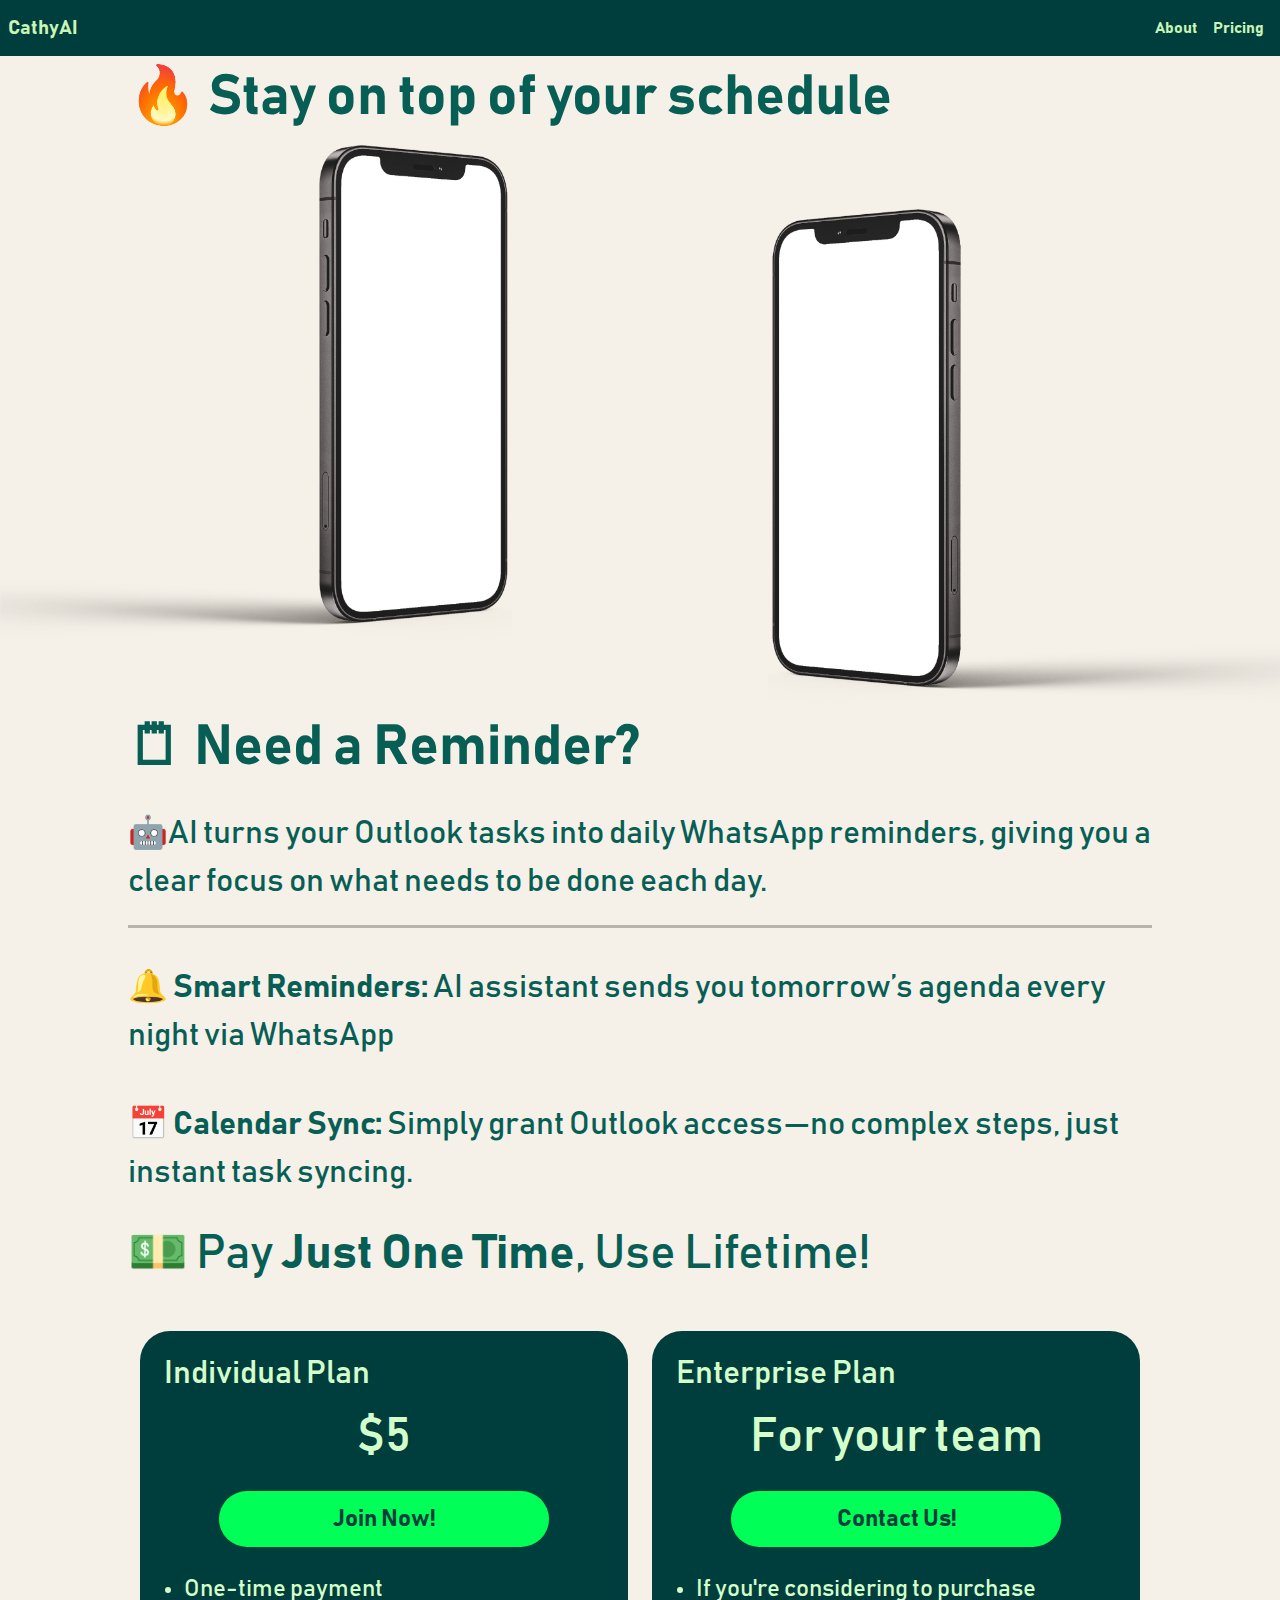
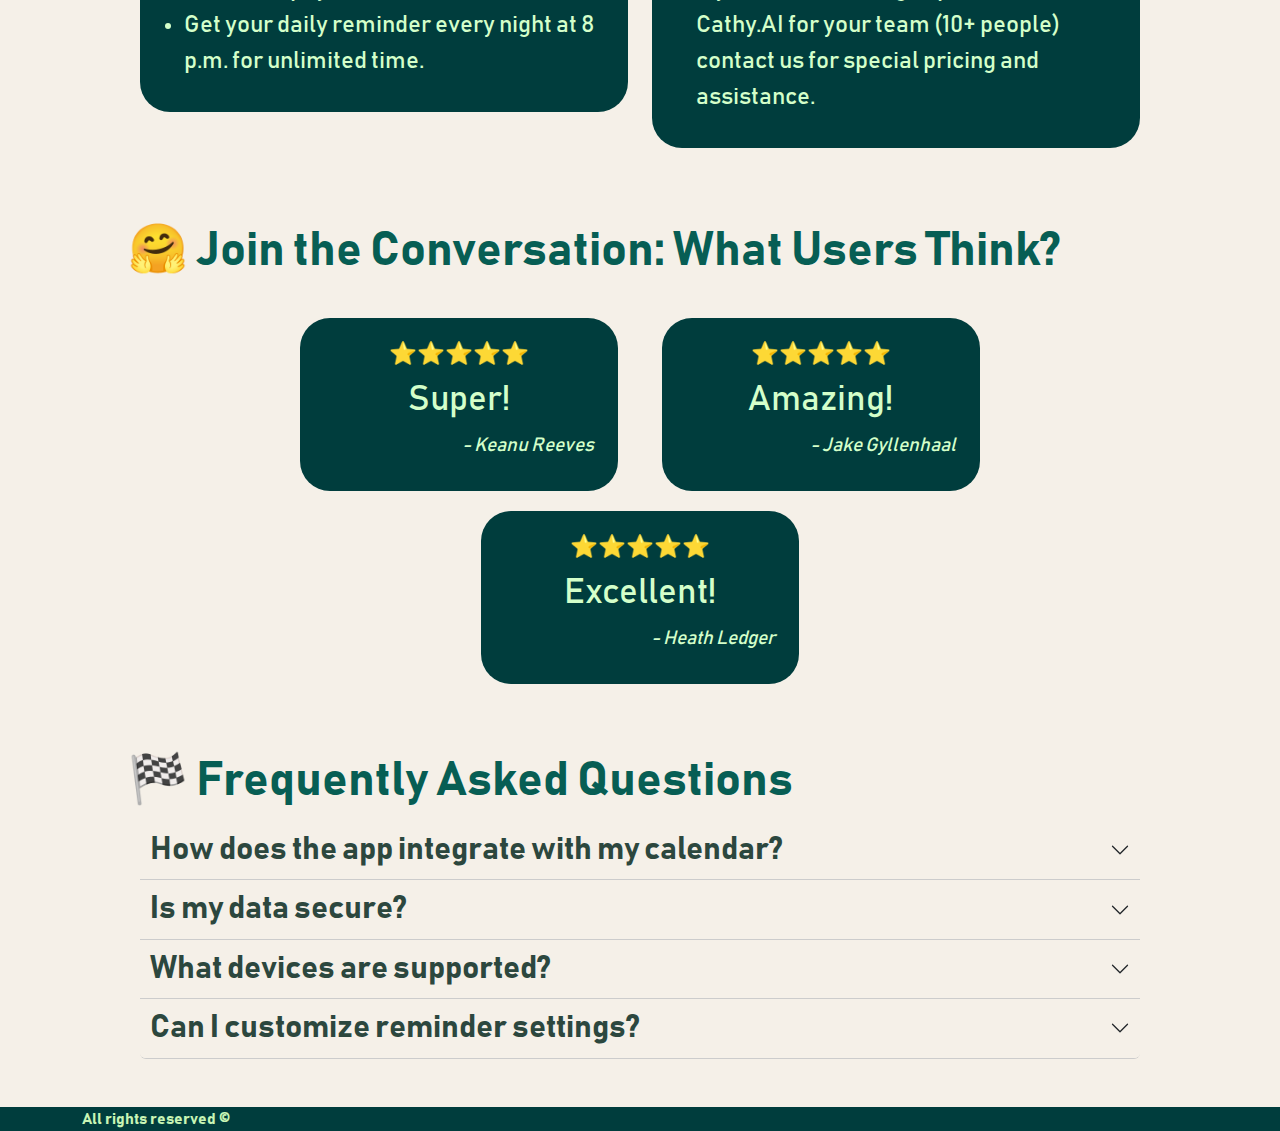
<file: index.html>
<!DOCTYPE html>
<html lang="en">
<head>
    <meta charset="UTF-8">
    <meta name="viewport" content="width=device-width, initial-scale=1.0">
    <title>Cathy.AI</title>
    <link href="https://cdn.jsdelivr.net/npm/bootstrap@5.3.0/dist/css/bootstrap.min.css" rel="stylesheet">
    <script src="https://cdn.jsdelivr.net/npm/bootstrap@5.3.0/dist/js/bootstrap.bundle.min.js"></script>
    <link rel="stylesheet" href="styles.css">
    <script src="https://ajax.googleapis.com/ajax/libs/jquery/3.7.1/jquery.min.js"></script>
    <style>
        @font-face {
            font-family: 'schrift';
            src: url('BahnSchrift.ttf') format('truetype');
        }
    </style>
</head>

<body style="font-family: 'schrift', sans-serif;">
    <div id="joinModal" class="modal" tabindex="-1" role="dialog">
        <div class="modal-dialog" role="document">
          <div class="modal-content">
            <div class="modal-header">
              <h4 class="modal-title">Join us!</h5>
                <button type="button" class="close" id="close-join" data-dismiss="modal" aria-label="Close">
                    <span aria-hidden="true">&times;</span>
                  </button>
            </div>
            <div class="modal-body">
                <input type="text" class="form-control mb-1" id="name-join" placeholder="Name...">
                <input type="email" class="form-control" id="email-join" placeholder="Email...">
                <input type="password" class="form-control mt-1" id="password-join" placeholder="Password...">
                <input type="password" class="form-control mt-1" id="confirmPassword-join" placeholder="Confirm Password...">
                <div class="container">
                    <div class="row">
                        <div class="col-md-4 px-0">
                            <div class="form-group">      
                                <select name="countryCode" id="country-code-join" class="form-control mt-1">
	                                <option data-countryCode="US" value="1" Selected>USA (+1)</option>
                                    <option data-countryCode="GB" value="44">UK (+44)</option>
                                    <optgroup label="Other countries">
                                        <option data-countryCode="DZ" value="213">Algeria (+213)</option>
                                        <option data-countryCode="AD" value="376">Andorra (+376)</option>
                                        <option data-countryCode="AO" value="244">Angola (+244)</option>
                                        <option data-countryCode="AI" value="1264">Anguilla (+1264)</option>
                                        <option data-countryCode="AG" value="1268">Antigua &amp; Barbuda (+1268)</option>
                                        <option data-countryCode="AR" value="54">Argentina (+54)</option>
                                        <option data-countryCode="AM" value="374">Armenia (+374)</option>
                                        <option data-countryCode="AW" value="297">Aruba (+297)</option>
                                        <option data-countryCode="AU" value="61">Australia (+61)</option>
                                        <option data-countryCode="AT" value="43">Austria (+43)</option>
                                        <option data-countryCode="AZ" value="994">Azerbaijan (+994)</option>
                                        <option data-countryCode="BS" value="1242">Bahamas (+1242)</option>
                                        <option data-countryCode="BH" value="973">Bahrain (+973)</option>
                                        <option data-countryCode="BD" value="880">Bangladesh (+880)</option>
                                        <option data-countryCode="BB" value="1246">Barbados (+1246)</option>
                                        <option data-countryCode="BY" value="375">Belarus (+375)</option>
                                        <option data-countryCode="BE" value="32">Belgium (+32)</option>
                                        <option data-countryCode="BZ" value="501">Belize (+501)</option>
                                        <option data-countryCode="BJ" value="229">Benin (+229)</option>
                                        <option data-countryCode="BM" value="1441">Bermuda (+1441)</option>
                                        <option data-countryCode="BT" value="975">Bhutan (+975)</option>
                                        <option data-countryCode="BO" value="591">Bolivia (+591)</option>
                                        <option data-countryCode="BA" value="387">Bosnia Herzegovina (+387)</option>
                                        <option data-countryCode="BW" value="267">Botswana (+267)</option>
                                        <option data-countryCode="BR" value="55">Brazil (+55)</option>
                                        <option data-countryCode="BN" value="673">Brunei (+673)</option>
                                        <option data-countryCode="BG" value="359">Bulgaria (+359)</option>
                                        <option data-countryCode="BF" value="226">Burkina Faso (+226)</option>
                                        <option data-countryCode="BI" value="257">Burundi (+257)</option>
                                        <option data-countryCode="KH" value="855">Cambodia (+855)</option>
                                        <option data-countryCode="CM" value="237">Cameroon (+237)</option>
                                        <option data-countryCode="CA" value="1">Canada (+1)</option>
                                        <option data-countryCode="CV" value="238">Cape Verde Islands (+238)</option>
                                        <option data-countryCode="KY" value="1345">Cayman Islands (+1345)</option>
                                        <option data-countryCode="CF" value="236">Central African Republic (+236)</option>
                                        <option data-countryCode="CL" value="56">Chile (+56)</option>
                                        <option data-countryCode="CN" value="86">China (+86)</option>
                                        <option data-countryCode="CO" value="57">Colombia (+57)</option>
                                        <option data-countryCode="KM" value="269">Comoros (+269)</option>
                                        <option data-countryCode="CG" value="242">Congo (+242)</option>
                                        <option data-countryCode="CK" value="682">Cook Islands (+682)</option>
                                        <option data-countryCode="CR" value="506">Costa Rica (+506)</option>
                                        <option data-countryCode="HR" value="385">Croatia (+385)</option>
                                        <option data-countryCode="CU" value="53">Cuba (+53)</option>
                                        <option data-countryCode="CY" value="90392">Cyprus North (+90392)</option>
                                        <option data-countryCode="CY" value="357">Cyprus South (+357)</option>
                                        <option data-countryCode="CZ" value="42">Czech Republic (+42)</option>
                                        <option data-countryCode="DK" value="45">Denmark (+45)</option>
                                        <option data-countryCode="DJ" value="253">Djibouti (+253)</option>
                                        <option data-countryCode="DM" value="1809">Dominica (+1809)</option>
                                        <option data-countryCode="DO" value="1809">Dominican Republic (+1809)</option>
                                        <option data-countryCode="EC" value="593">Ecuador (+593)</option>
                                        <option data-countryCode="EG" value="20">Egypt (+20)</option>
                                        <option data-countryCode="SV" value="503">El Salvador (+503)</option>
                                        <option data-countryCode="GQ" value="240">Equatorial Guinea (+240)</option>
                                        <option data-countryCode="ER" value="291">Eritrea (+291)</option>
                                        <option data-countryCode="EE" value="372">Estonia (+372)</option>
                                        <option data-countryCode="ET" value="251">Ethiopia (+251)</option>
                                        <option data-countryCode="FK" value="500">Falkland Islands (+500)</option>
                                        <option data-countryCode="FO" value="298">Faroe Islands (+298)</option>
                                        <option data-countryCode="FJ" value="679">Fiji (+679)</option>
                                        <option data-countryCode="FI" value="358">Finland (+358)</option>
                                        <option data-countryCode="FR" value="33">France (+33)</option>
                                        <option data-countryCode="GF" value="594">French Guiana (+594)</option>
                                        <option data-countryCode="PF" value="689">French Polynesia (+689)</option>
                                        <option data-countryCode="GA" value="241">Gabon (+241)</option>
                                        <option data-countryCode="GM" value="220">Gambia (+220)</option>
                                        <option data-countryCode="GE" value="7880">Georgia (+7880)</option>
                                        <option data-countryCode="DE" value="49">Germany (+49)</option>
                                        <option data-countryCode="GH" value="233">Ghana (+233)</option>
                                        <option data-countryCode="GI" value="350">Gibraltar (+350)</option>
                                        <option data-countryCode="GR" value="30">Greece (+30)</option>
                                        <option data-countryCode="GL" value="299">Greenland (+299)</option>
                                        <option data-countryCode="GD" value="1473">Grenada (+1473)</option>
                                        <option data-countryCode="GP" value="590">Guadeloupe (+590)</option>
                                        <option data-countryCode="GU" value="671">Guam (+671)</option>
                                        <option data-countryCode="GT" value="502">Guatemala (+502)</option>
                                        <option data-countryCode="GN" value="224">Guinea (+224)</option>
                                        <option data-countryCode="GW" value="245">Guinea - Bissau (+245)</option>
                                        <option data-countryCode="GY" value="592">Guyana (+592)</option>
                                        <option data-countryCode="HT" value="509">Haiti (+509)</option>
                                        <option data-countryCode="HN" value="504">Honduras (+504)</option>
                                        <option data-countryCode="HK" value="852">Hong Kong (+852)</option>
                                        <option data-countryCode="HU" value="36">Hungary (+36)</option>
                                        <option data-countryCode="IS" value="354">Iceland (+354)</option>
                                        <option data-countryCode="IN" value="91">India (+91)</option>
                                        <option data-countryCode="ID" value="62">Indonesia (+62)</option>
                                        <option data-countryCode="IR" value="98">Iran (+98)</option>
                                        <option data-countryCode="IQ" value="964">Iraq (+964)</option>
                                        <option data-countryCode="IE" value="353">Ireland (+353)</option>
                                        <option data-countryCode="IL" value="972">Israel (+972)</option>
                                        <option data-countryCode="IT" value="39">Italy (+39)</option>
                                        <option data-countryCode="JM" value="1876">Jamaica (+1876)</option>
                                        <option data-countryCode="JP" value="81">Japan (+81)</option>
                                        <option data-countryCode="JO" value="962">Jordan (+962)</option>
                                        <option data-countryCode="KZ" value="7">Kazakhstan (+7)</option>
                                        <option data-countryCode="KE" value="254">Kenya (+254)</option>
                                        <option data-countryCode="KI" value="686">Kiribati (+686)</option>
                                        <option data-countryCode="KP" value="850">Korea North (+850)</option>
                                        <option data-countryCode="KR" value="82">Korea South (+82)</option>
                                        <option data-countryCode="KW" value="965">Kuwait (+965)</option>
                                        <option data-countryCode="KG" value="996">Kyrgyzstan (+996)</option>
                                        <option data-countryCode="LA" value="856">Laos (+856)</option>
                                        <option data-countryCode="LV" value="371">Latvia (+371)</option>
                                        <option data-countryCode="LB" value="961">Lebanon (+961)</option>
                                        <option data-countryCode="LS" value="266">Lesotho (+266)</option>
                                        <option data-countryCode="LR" value="231">Liberia (+231)</option>
                                        <option data-countryCode="LY" value="218">Libya (+218)</option>
                                        <option data-countryCode="LI" value="417">Liechtenstein (+417)</option>
                                        <option data-countryCode="LT" value="370">Lithuania (+370)</option>
                                        <option data-countryCode="LU" value="352">Luxembourg (+352)</option>
                                        <option data-countryCode="MO" value="853">Macao (+853)</option>
                                        <option data-countryCode="MK" value="389">Macedonia (+389)</option>
                                        <option data-countryCode="MG" value="261">Madagascar (+261)</option>
                                        <option data-countryCode="MW" value="265">Malawi (+265)</option>
                                        <option data-countryCode="MY" value="60">Malaysia (+60)</option>
                                        <option data-countryCode="MV" value="960">Maldives (+960)</option>
                                        <option data-countryCode="ML" value="223">Mali (+223)</option>
                                        <option data-countryCode="MT" value="356">Malta (+356)</option>
                                        <option data-countryCode="MH" value="692">Marshall Islands (+692)</option>
                                        <option data-countryCode="MQ" value="596">Martinique (+596)</option>
                                        <option data-countryCode="MR" value="222">Mauritania (+222)</option>
                                        <option data-countryCode="YT" value="269">Mayotte (+269)</option>
                                        <option data-countryCode="MX" value="52">Mexico (+52)</option>
                                        <option data-countryCode="FM" value="691">Micronesia (+691)</option>
                                        <option data-countryCode="MD" value="373">Moldova (+373)</option>
                                        <option data-countryCode="MC" value="377">Monaco (+377)</option>
                                        <option data-countryCode="MN" value="976">Mongolia (+976)</option>
                                        <option data-countryCode="MS" value="1664">Montserrat (+1664)</option>
                                        <option data-countryCode="MA" value="212">Morocco (+212)</option>
                                        <option data-countryCode="MZ" value="258">Mozambique (+258)</option>
                                        <option data-countryCode="MN" value="95">Myanmar (+95)</option>
                                        <option data-countryCode="NA" value="264">Namibia (+264)</option>
                                        <option data-countryCode="NR" value="674">Nauru (+674)</option>
                                        <option data-countryCode="NP" value="977">Nepal (+977)</option>
                                        <option data-countryCode="NL" value="31">Netherlands (+31)</option>
                                        <option data-countryCode="NC" value="687">New Caledonia (+687)</option>
                                        <option data-countryCode="NZ" value="64">New Zealand (+64)</option>
                                        <option data-countryCode="NI" value="505">Nicaragua (+505)</option>
                                        <option data-countryCode="NE" value="227">Niger (+227)</option>
                                        <option data-countryCode="NG" value="234">Nigeria (+234)</option>
                                        <option data-countryCode="NU" value="683">Niue (+683)</option>
                                        <option data-countryCode="NF" value="672">Norfolk Islands (+672)</option>
                                        <option data-countryCode="NP" value="670">Northern Marianas (+670)</option>
                                        <option data-countryCode="NO" value="47">Norway (+47)</option>
                                        <option data-countryCode="OM" value="968">Oman (+968)</option>
                                        <option data-countryCode="PW" value="680">Palau (+680)</option>
                                        <option data-countryCode="PA" value="507">Panama (+507)</option>
                                        <option data-countryCode="PG" value="675">Papua New Guinea (+675)</option>
                                        <option data-countryCode="PY" value="595">Paraguay (+595)</option>
                                        <option data-countryCode="PE" value="51">Peru (+51)</option>
                                        <option data-countryCode="PH" value="63">Philippines (+63)</option>
                                        <option data-countryCode="PL" value="48">Poland (+48)</option>
                                        <option data-countryCode="PT" value="351">Portugal (+351)</option>
                                        <option data-countryCode="PR" value="1787">Puerto Rico (+1787)</option>
                                        <option data-countryCode="QA" value="974">Qatar (+974)</option>
                                        <option data-countryCode="RE" value="262">Reunion (+262)</option>
                                        <option data-countryCode="RO" value="40">Romania (+40)</option>
                                        <option data-countryCode="RU" value="7">Russia (+7)</option>
                                        <option data-countryCode="RW" value="250">Rwanda (+250)</option>
                                        <option data-countryCode="SM" value="378">San Marino (+378)</option>
                                        <option data-countryCode="ST" value="239">Sao Tome &amp; Principe (+239)</option>
                                        <option data-countryCode="SA" value="966">Saudi Arabia (+966)</option>
                                        <option data-countryCode="SN" value="221">Senegal (+221)</option>
                                        <option data-countryCode="CS" value="381">Serbia (+381)</option>
                                        <option data-countryCode="SC" value="248">Seychelles (+248)</option>
                                        <option data-countryCode="SL" value="232">Sierra Leone (+232)</option>
                                        <option data-countryCode="SG" value="65">Singapore (+65)</option>
                                        <option data-countryCode="SK" value="421">Slovak Republic (+421)</option>
                                        <option data-countryCode="SI" value="386">Slovenia (+386)</option>
                                        <option data-countryCode="SB" value="677">Solomon Islands (+677)</option>
                                        <option data-countryCode="SO" value="252">Somalia (+252)</option>
                                        <option data-countryCode="ZA" value="27">South Africa (+27)</option>
                                        <option data-countryCode="ES" value="34">Spain (+34)</option>
                                        <option data-countryCode="LK" value="94">Sri Lanka (+94)</option>
                                        <option data-countryCode="SH" value="290">St. Helena (+290)</option>
                                        <option data-countryCode="KN" value="1869">St. Kitts (+1869)</option>
                                        <option data-countryCode="SC" value="1758">St. Lucia (+1758)</option>
                                        <option data-countryCode="SD" value="249">Sudan (+249)</option>
                                        <option data-countryCode="SR" value="597">Suriname (+597)</option>
                                        <option data-countryCode="SZ" value="268">Swaziland (+268)</option>
                                        <option data-countryCode="SE" value="46">Sweden (+46)</option>
                                        <option data-countryCode="CH" value="41">Switzerland (+41)</option>
                                        <option data-countryCode="SI" value="963">Syria (+963)</option>
                                        <option data-countryCode="TW" value="886">Taiwan (+886)</option>
                                        <option data-countryCode="TJ" value="7">Tajikstan (+7)</option>
                                        <option data-countryCode="TH" value="66">Thailand (+66)</option>
                                        <option data-countryCode="TG" value="228">Togo (+228)</option>
                                        <option data-countryCode="TO" value="676">Tonga (+676)</option>
                                        <option data-countryCode="TT" value="1868">Trinidad &amp; Tobago (+1868)</option>
                                        <option data-countryCode="TN" value="216">Tunisia (+216)</option>
                                        <option data-countryCode="TR" value="90">Turkey (+90)</option>
                                        <option data-countryCode="TM" value="7">Turkmenistan (+7)</option>
                                        <option data-countryCode="TM" value="993">Turkmenistan (+993)</option>
                                        <option data-countryCode="TC" value="1649">Turks &amp; Caicos Islands (+1649)</option>
                                        <option data-countryCode="TV" value="688">Tuvalu (+688)</option>
                                        <option data-countryCode="UG" value="256">Uganda (+256)</option>
                                        <!-- <option data-countryCode="GB" value="44">UK (+44)</option> -->
                                        <option data-countryCode="UA" value="380">Ukraine (+380)</option>
                                        <option data-countryCode="AE" value="971">United Arab Emirates (+971)</option>
                                        <option data-countryCode="UY" value="598">Uruguay (+598)</option>
                                        <!-- <option data-countryCode="US" value="1">USA (+1)</option> -->
                                        <option data-countryCode="UZ" value="7">Uzbekistan (+7)</option>
                                        <option data-countryCode="VU" value="678">Vanuatu (+678)</option>
                                        <option data-countryCode="VA" value="379">Vatican City (+379)</option>
                                        <option data-countryCode="VE" value="58">Venezuela (+58)</option>
                                        <option data-countryCode="VN" value="84">Vietnam (+84)</option>
                                        <option data-countryCode="VG" value="84">Virgin Islands - British (+1284)</option>
                                        <option data-countryCode="VI" value="84">Virgin Islands - US (+1340)</option>
                                        <option data-countryCode="WF" value="681">Wallis &amp; Futuna (+681)</option>
                                        <option data-countryCode="YE" value="969">Yemen (North)(+969)</option>
                                        <option data-countryCode="YE" value="967">Yemen (South)(+967)</option>
                                        <option data-countryCode="ZM" value="260">Zambia (+260)</option>
                                        <option data-countryCode="ZW" value="263">Zimbabwe (+263)</option>
                                    </optgroup>
                                </select>
                            </div>
                        </div>
                        <div id="phone-join-textfield" class="col-md-8 px-0">
                            <div class="form-group">
                                <input type="text" class="form-control mt-1" id="phone-join" placeholder="Phone...">
                            </div>
                        </div>
                    </div>
                </div>
            </div>
            <div class="modal-footer">
              <button id="submit-join" type="button" class="btn btn-primary">Submit</button>
            </div>
          </div>
        </div>
    </div>
    <div id="contactusModal" class="modal" tabindex="-1" role="dialog">
        <div class="modal-dialog" role="document">
          <div class="modal-content">
            <div class="modal-header">
              <h4 class="modal-title">Contact Us!</h5>
                <button type="button" class="close" id="close-contactus" data-dismiss="modal" aria-label="Close">
                    <span aria-hidden="true">&times;</span>
                  </button>
            </div>
            <div class="modal-body">
            <form id="form-contactus" class="form-group">
                <input type="text" class="form-control mb-1" id="name-contactus" placeholder="Name...">
                <input type="email" class="form-control" id="email-contactus" placeholder="Email...">
                <input type="password" class="form-control mt-1" id="password-contactus" placeholder="Password...">
                <input type="password" class="form-control mt-1" id="confirmPassword-contactus" placeholder="Confirm Password...">
                <input type="text" class="form-control mt-1" id="company-contactus" placeholder="Company...">
                <div class="container">
                    <div class="row">
                        <div class="col-md-4 px-0">
                            <div class="form-group">      
                                <select name="countryCode" id="country-code-contactus" class="form-control mt-1">
                                    <option data-countryCode="US" value="1" Selected>USA (+1)</option>
                                    <option data-countryCode="GB" value="44" >UK (+44)</option>
                                    <optgroup label="Other countries">
                                        <option data-countryCode="DZ" value="213">Algeria (+213)</option>
                                        <option data-countryCode="AD" value="376">Andorra (+376)</option>
                                        <option data-countryCode="AO" value="244">Angola (+244)</option>
                                        <option data-countryCode="AI" value="1264">Anguilla (+1264)</option>
                                        <option data-countryCode="AG" value="1268">Antigua &amp; Barbuda (+1268)</option>
                                        <option data-countryCode="AR" value="54">Argentina (+54)</option>
                                        <option data-countryCode="AM" value="374">Armenia (+374)</option>
                                        <option data-countryCode="AW" value="297">Aruba (+297)</option>
                                        <option data-countryCode="AU" value="61">Australia (+61)</option>
                                        <option data-countryCode="AT" value="43">Austria (+43)</option>
                                        <option data-countryCode="AZ" value="994">Azerbaijan (+994)</option>
                                        <option data-countryCode="BS" value="1242">Bahamas (+1242)</option>
                                        <option data-countryCode="BH" value="973">Bahrain (+973)</option>
                                        <option data-countryCode="BD" value="880">Bangladesh (+880)</option>
                                        <option data-countryCode="BB" value="1246">Barbados (+1246)</option>
                                        <option data-countryCode="BY" value="375">Belarus (+375)</option>
                                        <option data-countryCode="BE" value="32">Belgium (+32)</option>
                                        <option data-countryCode="BZ" value="501">Belize (+501)</option>
                                        <option data-countryCode="BJ" value="229">Benin (+229)</option>
                                        <option data-countryCode="BM" value="1441">Bermuda (+1441)</option>
                                        <option data-countryCode="BT" value="975">Bhutan (+975)</option>
                                        <option data-countryCode="BO" value="591">Bolivia (+591)</option>
                                        <option data-countryCode="BA" value="387">Bosnia Herzegovina (+387)</option>
                                        <option data-countryCode="BW" value="267">Botswana (+267)</option>
                                        <option data-countryCode="BR" value="55">Brazil (+55)</option>
                                        <option data-countryCode="BN" value="673">Brunei (+673)</option>
                                        <option data-countryCode="BG" value="359">Bulgaria (+359)</option>
                                        <option data-countryCode="BF" value="226">Burkina Faso (+226)</option>
                                        <option data-countryCode="BI" value="257">Burundi (+257)</option>
                                        <option data-countryCode="KH" value="855">Cambodia (+855)</option>
                                        <option data-countryCode="CM" value="237">Cameroon (+237)</option>
                                        <option data-countryCode="CA" value="1">Canada (+1)</option>
                                        <option data-countryCode="CV" value="238">Cape Verde Islands (+238)</option>
                                        <option data-countryCode="KY" value="1345">Cayman Islands (+1345)</option>
                                        <option data-countryCode="CF" value="236">Central African Republic (+236)</option>
                                        <option data-countryCode="CL" value="56">Chile (+56)</option>
                                        <option data-countryCode="CN" value="86">China (+86)</option>
                                        <option data-countryCode="CO" value="57">Colombia (+57)</option>
                                        <option data-countryCode="KM" value="269">Comoros (+269)</option>
                                        <option data-countryCode="CG" value="242">Congo (+242)</option>
                                        <option data-countryCode="CK" value="682">Cook Islands (+682)</option>
                                        <option data-countryCode="CR" value="506">Costa Rica (+506)</option>
                                        <option data-countryCode="HR" value="385">Croatia (+385)</option>
                                        <option data-countryCode="CU" value="53">Cuba (+53)</option>
                                        <option data-countryCode="CY" value="90392">Cyprus North (+90392)</option>
                                        <option data-countryCode="CY" value="357">Cyprus South (+357)</option>
                                        <option data-countryCode="CZ" value="42">Czech Republic (+42)</option>
                                        <option data-countryCode="DK" value="45">Denmark (+45)</option>
                                        <option data-countryCode="DJ" value="253">Djibouti (+253)</option>
                                        <option data-countryCode="DM" value="1809">Dominica (+1809)</option>
                                        <option data-countryCode="DO" value="1809">Dominican Republic (+1809)</option>
                                        <option data-countryCode="EC" value="593">Ecuador (+593)</option>
                                        <option data-countryCode="EG" value="20">Egypt (+20)</option>
                                        <option data-countryCode="SV" value="503">El Salvador (+503)</option>
                                        <option data-countryCode="GQ" value="240">Equatorial Guinea (+240)</option>
                                        <option data-countryCode="ER" value="291">Eritrea (+291)</option>
                                        <option data-countryCode="EE" value="372">Estonia (+372)</option>
                                        <option data-countryCode="ET" value="251">Ethiopia (+251)</option>
                                        <option data-countryCode="FK" value="500">Falkland Islands (+500)</option>
                                        <option data-countryCode="FO" value="298">Faroe Islands (+298)</option>
                                        <option data-countryCode="FJ" value="679">Fiji (+679)</option>
                                        <option data-countryCode="FI" value="358">Finland (+358)</option>
                                        <option data-countryCode="FR" value="33">France (+33)</option>
                                        <option data-countryCode="GF" value="594">French Guiana (+594)</option>
                                        <option data-countryCode="PF" value="689">French Polynesia (+689)</option>
                                        <option data-countryCode="GA" value="241">Gabon (+241)</option>
                                        <option data-countryCode="GM" value="220">Gambia (+220)</option>
                                        <option data-countryCode="GE" value="7880">Georgia (+7880)</option>
                                        <option data-countryCode="DE" value="49">Germany (+49)</option>
                                        <option data-countryCode="GH" value="233">Ghana (+233)</option>
                                        <option data-countryCode="GI" value="350">Gibraltar (+350)</option>
                                        <option data-countryCode="GR" value="30">Greece (+30)</option>
                                        <option data-countryCode="GL" value="299">Greenland (+299)</option>
                                        <option data-countryCode="GD" value="1473">Grenada (+1473)</option>
                                        <option data-countryCode="GP" value="590">Guadeloupe (+590)</option>
                                        <option data-countryCode="GU" value="671">Guam (+671)</option>
                                        <option data-countryCode="GT" value="502">Guatemala (+502)</option>
                                        <option data-countryCode="GN" value="224">Guinea (+224)</option>
                                        <option data-countryCode="GW" value="245">Guinea - Bissau (+245)</option>
                                        <option data-countryCode="GY" value="592">Guyana (+592)</option>
                                        <option data-countryCode="HT" value="509">Haiti (+509)</option>
                                        <option data-countryCode="HN" value="504">Honduras (+504)</option>
                                        <option data-countryCode="HK" value="852">Hong Kong (+852)</option>
                                        <option data-countryCode="HU" value="36">Hungary (+36)</option>
                                        <option data-countryCode="IS" value="354">Iceland (+354)</option>
                                        <option data-countryCode="IN" value="91">India (+91)</option>
                                        <option data-countryCode="ID" value="62">Indonesia (+62)</option>
                                        <option data-countryCode="IR" value="98">Iran (+98)</option>
                                        <option data-countryCode="IQ" value="964">Iraq (+964)</option>
                                        <option data-countryCode="IE" value="353">Ireland (+353)</option>
                                        <option data-countryCode="IL" value="972">Israel (+972)</option>
                                        <option data-countryCode="IT" value="39">Italy (+39)</option>
                                        <option data-countryCode="JM" value="1876">Jamaica (+1876)</option>
                                        <option data-countryCode="JP" value="81">Japan (+81)</option>
                                        <option data-countryCode="JO" value="962">Jordan (+962)</option>
                                        <option data-countryCode="KZ" value="7">Kazakhstan (+7)</option>
                                        <option data-countryCode="KE" value="254">Kenya (+254)</option>
                                        <option data-countryCode="KI" value="686">Kiribati (+686)</option>
                                        <option data-countryCode="KP" value="850">Korea North (+850)</option>
                                        <option data-countryCode="KR" value="82">Korea South (+82)</option>
                                        <option data-countryCode="KW" value="965">Kuwait (+965)</option>
                                        <option data-countryCode="KG" value="996">Kyrgyzstan (+996)</option>
                                        <option data-countryCode="LA" value="856">Laos (+856)</option>
                                        <option data-countryCode="LV" value="371">Latvia (+371)</option>
                                        <option data-countryCode="LB" value="961">Lebanon (+961)</option>
                                        <option data-countryCode="LS" value="266">Lesotho (+266)</option>
                                        <option data-countryCode="LR" value="231">Liberia (+231)</option>
                                        <option data-countryCode="LY" value="218">Libya (+218)</option>
                                        <option data-countryCode="LI" value="417">Liechtenstein (+417)</option>
                                        <option data-countryCode="LT" value="370">Lithuania (+370)</option>
                                        <option data-countryCode="LU" value="352">Luxembourg (+352)</option>
                                        <option data-countryCode="MO" value="853">Macao (+853)</option>
                                        <option data-countryCode="MK" value="389">Macedonia (+389)</option>
                                        <option data-countryCode="MG" value="261">Madagascar (+261)</option>
                                        <option data-countryCode="MW" value="265">Malawi (+265)</option>
                                        <option data-countryCode="MY" value="60">Malaysia (+60)</option>
                                        <option data-countryCode="MV" value="960">Maldives (+960)</option>
                                        <option data-countryCode="ML" value="223">Mali (+223)</option>
                                        <option data-countryCode="MT" value="356">Malta (+356)</option>
                                        <option data-countryCode="MH" value="692">Marshall Islands (+692)</option>
                                        <option data-countryCode="MQ" value="596">Martinique (+596)</option>
                                        <option data-countryCode="MR" value="222">Mauritania (+222)</option>
                                        <option data-countryCode="YT" value="269">Mayotte (+269)</option>
                                        <option data-countryCode="MX" value="52">Mexico (+52)</option>
                                        <option data-countryCode="FM" value="691">Micronesia (+691)</option>
                                        <option data-countryCode="MD" value="373">Moldova (+373)</option>
                                        <option data-countryCode="MC" value="377">Monaco (+377)</option>
                                        <option data-countryCode="MN" value="976">Mongolia (+976)</option>
                                        <option data-countryCode="MS" value="1664">Montserrat (+1664)</option>
                                        <option data-countryCode="MA" value="212">Morocco (+212)</option>
                                        <option data-countryCode="MZ" value="258">Mozambique (+258)</option>
                                        <option data-countryCode="MN" value="95">Myanmar (+95)</option>
                                        <option data-countryCode="NA" value="264">Namibia (+264)</option>
                                        <option data-countryCode="NR" value="674">Nauru (+674)</option>
                                        <option data-countryCode="NP" value="977">Nepal (+977)</option>
                                        <option data-countryCode="NL" value="31">Netherlands (+31)</option>
                                        <option data-countryCode="NC" value="687">New Caledonia (+687)</option>
                                        <option data-countryCode="NZ" value="64">New Zealand (+64)</option>
                                        <option data-countryCode="NI" value="505">Nicaragua (+505)</option>
                                        <option data-countryCode="NE" value="227">Niger (+227)</option>
                                        <option data-countryCode="NG" value="234">Nigeria (+234)</option>
                                        <option data-countryCode="NU" value="683">Niue (+683)</option>
                                        <option data-countryCode="NF" value="672">Norfolk Islands (+672)</option>
                                        <option data-countryCode="NP" value="670">Northern Marianas (+670)</option>
                                        <option data-countryCode="NO" value="47">Norway (+47)</option>
                                        <option data-countryCode="OM" value="968">Oman (+968)</option>
                                        <option data-countryCode="PW" value="680">Palau (+680)</option>
                                        <option data-countryCode="PA" value="507">Panama (+507)</option>
                                        <option data-countryCode="PG" value="675">Papua New Guinea (+675)</option>
                                        <option data-countryCode="PY" value="595">Paraguay (+595)</option>
                                        <option data-countryCode="PE" value="51">Peru (+51)</option>
                                        <option data-countryCode="PH" value="63">Philippines (+63)</option>
                                        <option data-countryCode="PL" value="48">Poland (+48)</option>
                                        <option data-countryCode="PT" value="351">Portugal (+351)</option>
                                        <option data-countryCode="PR" value="1787">Puerto Rico (+1787)</option>
                                        <option data-countryCode="QA" value="974">Qatar (+974)</option>
                                        <option data-countryCode="RE" value="262">Reunion (+262)</option>
                                        <option data-countryCode="RO" value="40">Romania (+40)</option>
                                        <option data-countryCode="RU" value="7">Russia (+7)</option>
                                        <option data-countryCode="RW" value="250">Rwanda (+250)</option>
                                        <option data-countryCode="SM" value="378">San Marino (+378)</option>
                                        <option data-countryCode="ST" value="239">Sao Tome &amp; Principe (+239)</option>
                                        <option data-countryCode="SA" value="966">Saudi Arabia (+966)</option>
                                        <option data-countryCode="SN" value="221">Senegal (+221)</option>
                                        <option data-countryCode="CS" value="381">Serbia (+381)</option>
                                        <option data-countryCode="SC" value="248">Seychelles (+248)</option>
                                        <option data-countryCode="SL" value="232">Sierra Leone (+232)</option>
                                        <option data-countryCode="SG" value="65">Singapore (+65)</option>
                                        <option data-countryCode="SK" value="421">Slovak Republic (+421)</option>
                                        <option data-countryCode="SI" value="386">Slovenia (+386)</option>
                                        <option data-countryCode="SB" value="677">Solomon Islands (+677)</option>
                                        <option data-countryCode="SO" value="252">Somalia (+252)</option>
                                        <option data-countryCode="ZA" value="27">South Africa (+27)</option>
                                        <option data-countryCode="ES" value="34">Spain (+34)</option>
                                        <option data-countryCode="LK" value="94">Sri Lanka (+94)</option>
                                        <option data-countryCode="SH" value="290">St. Helena (+290)</option>
                                        <option data-countryCode="KN" value="1869">St. Kitts (+1869)</option>
                                        <option data-countryCode="SC" value="1758">St. Lucia (+1758)</option>
                                        <option data-countryCode="SD" value="249">Sudan (+249)</option>
                                        <option data-countryCode="SR" value="597">Suriname (+597)</option>
                                        <option data-countryCode="SZ" value="268">Swaziland (+268)</option>
                                        <option data-countryCode="SE" value="46">Sweden (+46)</option>
                                        <option data-countryCode="CH" value="41">Switzerland (+41)</option>
                                        <option data-countryCode="SI" value="963">Syria (+963)</option>
                                        <option data-countryCode="TW" value="886">Taiwan (+886)</option>
                                        <option data-countryCode="TJ" value="7">Tajikstan (+7)</option>
                                        <option data-countryCode="TH" value="66">Thailand (+66)</option>
                                        <option data-countryCode="TG" value="228">Togo (+228)</option>
                                        <option data-countryCode="TO" value="676">Tonga (+676)</option>
                                        <option data-countryCode="TT" value="1868">Trinidad &amp; Tobago (+1868)</option>
                                        <option data-countryCode="TN" value="216">Tunisia (+216)</option>
                                        <option data-countryCode="TR" value="90">Turkey (+90)</option>
                                        <option data-countryCode="TM" value="7">Turkmenistan (+7)</option>
                                        <option data-countryCode="TM" value="993">Turkmenistan (+993)</option>
                                        <option data-countryCode="TC" value="1649">Turks &amp; Caicos Islands (+1649)</option>
                                        <option data-countryCode="TV" value="688">Tuvalu (+688)</option>
                                        <option data-countryCode="UG" value="256">Uganda (+256)</option>
                                        <!-- <option data-countryCode="GB" value="44">UK (+44)</option> -->
                                        <option data-countryCode="UA" value="380">Ukraine (+380)</option>
                                        <option data-countryCode="AE" value="971">United Arab Emirates (+971)</option>
                                        <option data-countryCode="UY" value="598">Uruguay (+598)</option>
                                        <!-- <option data-countryCode="US" value="1">USA (+1)</option> -->
                                        <option data-countryCode="UZ" value="7">Uzbekistan (+7)</option>
                                        <option data-countryCode="VU" value="678">Vanuatu (+678)</option>
                                        <option data-countryCode="VA" value="379">Vatican City (+379)</option>
                                        <option data-countryCode="VE" value="58">Venezuela (+58)</option>
                                        <option data-countryCode="VN" value="84">Vietnam (+84)</option>
                                        <option data-countryCode="VG" value="84">Virgin Islands - British (+1284)</option>
                                        <option data-countryCode="VI" value="84">Virgin Islands - US (+1340)</option>
                                        <option data-countryCode="WF" value="681">Wallis &amp; Futuna (+681)</option>
                                        <option data-countryCode="YE" value="969">Yemen (North)(+969)</option>
                                        <option data-countryCode="YE" value="967">Yemen (South)(+967)</option>
                                        <option data-countryCode="ZM" value="260">Zambia (+260)</option>
                                        <option data-countryCode="ZW" value="263">Zimbabwe (+263)</option>
                                    </optgroup>
                                </select>
                            </div>
                        </div>
                        <div id="phone-contactus-textfield" class="col-md-8 px-0">
                            <div class="form-group">
                                <input type="text" class="form-control mt-1" id="phone-contactus" placeholder="Phone...">
                            </div>
                        </div>
                    </div>
                </div>
                <textarea class="form-control mt-1" id="message-contactus" placeholder="Anything you want to add..."></textarea>
            </form>
            </div>
            <div class="modal-footer">
              <button id="submit-contactus" type="button" class="btn btn-primary">Submit</button>
            </div>
          </div>
        </div>
    </div>

    <nav class="navbar sticky-top navbar-light navbar-expand-sm bg-light px-2">
        <a href="#" class="navbar-brand">CathyAI</a>
        <button class="navbar-toggler" type="button" data-bs-toggle="collapse" data-bs-target="#menuItems" aria-controls="menuItems" aria-expanded="false" aria-label="Toggle Navigation">
            <span class="navbar-toggler-icon"></span>
        </button>
        <div class="collapse navbar-collapse" id="menuItems">
            <ul class="navbar-nav ms-auto">
                <li class="nav-item">
                    <a id="about" href="#" class="nav-link">About</a>
                </li>
                <li class="nav-item">
                    <a id="pricing" href="#" class="nav-link">Pricing</a>
                </li>
            </ul>
        </div>
    </nav>
    
    <div class="content">
        <div id="title" class="header">
            <span id="fire" role="img" aria-label="fire">🔥</span> Stay on top of your schedule
        </div>
    </div>
    <div class="phone-container">

        <img class="phone" id="right_phone" src="assets/phone_1_yeni.png" alt="phone">
        <img class="phone" id="left_phone" src="assets/phone_2_yeni.png" alt="phone">
    </div>
    <div class="reminder-section">
        <div class="header">
            <span id="note" role="img" aria-label="fire">🗒</span> Need a Reminder?
        </div>
        <div class="description">
            <p><span id="robot" role="img" aria-label="fire">🤖</span>AI turns your Outlook tasks into daily WhatsApp
                reminders, giving you a clear focus on what needs to be done each day.</p>
        </div>
        <hr class="divider">
        <div class="description">
            <p><span id="bell" role="img" aria-label="fire">🔔</span> <strong>Smart Reminders:</strong> AI assistant
                sends you tomorrow’s agenda every night via WhatsApp</p>
        </div>
        <div class="description">
            <p><span id="calendar" role="img" aria-label="fire">📅</span> <strong>Calendar Sync:</strong> Simply grant
                Outlook access—no complex steps, just instant task syncing.</p>
        </div>
    </div>
    <div class="payment-section">
        <div id="payment-header">
            <span id="money" role="img">💵 </span>Pay <strong>Just One Time</strong>, Use Lifetime!
        </div>
        <div class="row offer-cards">
            <div class="col-md-6 col-12 mb-3">
                <div class="card-custom p-4">
                    <h4 class="offer-card-title">Individual Plan</h4>
                    <h2 class="my-3 price-info">$5</h2>
                    <button id="join" class="btn btn-custom mb-4 signup">Join Now!</button>
                    <ul class="text-start" style="padding-left: 20px;">
                        <li>One-time payment</li>
                        <li>Get your daily reminder every night at 8 p.m. for unlimited time.</li>
                    </ul>
                </div>
            </div>
            <div class="col-md-6 col-12 mb-3">
                <div class="card-custom p-4">
                    <h4 class="offer-card-title">Enterprise Plan</h4>
                    <h2 class="my-3 price-info">For your team</h2>
                    <button id="contactus" class="btn btn-custom mb-4 signup">Contact Us!</button>
                    <ul class="text-start" style="padding-left: 20px;">
                        <li>If you're considering to purchase Cathy.AI for your team (10+ people) contact us for special pricing and assistance.</li>
                    </ul>
                </div>
            </div>
        </div>
        
    </div>
    <div class="testimonial-section">
        <div id="testimonial-header">
            <span id="testimonial" role="img">🤗 </span>Join the Conversation: What Users Think?
        </div>
        <div class="row testimonial-cards">
            <div class="col-md-4 col-12 testimonial-card">
                <div class="card-custom-testimonial p-4">
                    <h4 class="testimonial-card-rating">⭐⭐⭐⭐⭐</h4>
                    <div class="testimonial">Super!</div>
                    <div class="testimonial-owner">
                        - Keanu Reeves
                    </div>
                </div>
            </div>
            <div class="col-md-4 col-12 testimonial-card">
                <div class="card-custom-testimonial p-4">
                    <h4 class="testimonial-card-rating">⭐⭐⭐⭐⭐</h4>
                    <div class="testimonial">Amazing!</div>
                    <div class="testimonial-owner">
                        - Jake Gyllenhaal
                    </div>
                </div>
            </div>
            <div class="col-md-4 col-12 testimonial-card">
                <div class="card-custom-testimonial p-4">
                    <h4 class="testimonial-card-rating">⭐⭐⭐⭐⭐</h4>
                    <div class="testimonial">Excellent!</div>
                    <div class="testimonial-owner">
                        - Heath Ledger
                    </div>
                </div>
            </div>
        </div>
    </div>
    
    <div class="faq-section">
        <div id="faq-header">
            <span id="faq" role="img">🏁 </span>Frequently Asked Questions
        </div>
        <div class="container mt-1 mb-5">
            <div class="accordion" id="faqAccordion">
                <div class="accordion-item">
                    <h2 class="accordion-header" id="headingOne">
                        <button class="accordion-button collapsed" type="button" data-bs-toggle="collapse"
                            data-bs-target="#collapseOne" aria-expanded="false" aria-controls="collapseOne">
                            How does the app integrate with my calendar?
                        </button>
                    </h2>
                    <div id="collapseOne" class="accordion-collapse collapse" aria-labelledby="headingOne"
                        data-bs-parent="#faqAccordion">
                        <div class="accordion-body">
                            The app integrates seamlessly with your calendar to pull events and reminders directly.
                        </div>
                    </div>
                </div>
                <div class="accordion-item">
                    <h2 class="accordion-header" id="headingTwo">
                        <button class="accordion-button collapsed" type="button" data-bs-toggle="collapse"
                            data-bs-target="#collapseTwo" aria-expanded="false" aria-controls="collapseTwo">
                            Is my data secure?
                        </button>
                    </h2>
                    <div id="collapseTwo" class="accordion-collapse collapse" aria-labelledby="headingTwo"
                        data-bs-parent="#faqAccordion">
                        <div class="accordion-body">
                            Yes, we prioritize data security and follow best practices to protect your information.
                        </div>
                    </div>
                </div>
                <div class="accordion-item">
                    <h2 class="accordion-header" id="headingThree">
                        <button class="accordion-button collapsed" type="button" data-bs-toggle="collapse"
                            data-bs-target="#collapseThree" aria-expanded="false" aria-controls="collapseThree">
                            What devices are supported?
                        </button>
                    </h2>
                    <div id="collapseThree" class="accordion-collapse collapse" aria-labelledby="headingThree"
                        data-bs-parent="#faqAccordion">
                        <div class="accordion-body">
                            Our app is compatible with all major devices, including iOS, Android, and web browsers.
                        </div>
                    </div>
                </div>
                <div class="accordion-item">
                    <h2 class="accordion-header" id="headingFour">
                        <button class="accordion-button collapsed" type="button" data-bs-toggle="collapse"
                            data-bs-target="#collapseFour" aria-expanded="false" aria-controls="collapseFour">
                            Can I customize reminder settings?
                        </button>
                    </h2>
                    <div id="collapseFour" class="accordion-collapse collapse" aria-labelledby="headingFour"
                        data-bs-parent="#faqAccordion">
                        <div class="accordion-body">
                            Yes, you can fully customize reminder settings to suit your needs.
                        </div>
                    </div>
                </div>
            </div>
        </div>
    </div>
    <footer class="footer">
        <div class="container">
          <span class="text" style="color: #c8f5b5 !important;" >All rights reserved ©</span>
        </div>
      </footer>
    <script src="static.js"></script>
</body>

</html>
</file>
<file: styles.css>
body {
    background-color: #f5f0e8;
    display: flex;
    height: 100vh;
    overflow-x: hidden;
    flex-direction: column;
    /* Stacks header and phone container vertically */
}

.header {
    font-size: 3.5rem;
    font-weight: bold;
    color: #075e54;
}

.phone-container {
    display: flex;
    justify-content: center;
    /* Centers the images horizontally */
    align-items: flex-start;
    /* Aligns items to the start of the container */
    width: 100%;
    /* Ensures the container takes full width */
}

.reminder-section {
    display: flex;
    flex-direction: column;
    margin-left: 10%;
    margin-right: 10%;
}

.payment-section {
    display: flex;
    flex-direction: column;
    margin-left: 10%;
    margin-right: 10%;
}

.testimonial-section {
    display: flex;
    flex-direction: column;
    margin-left: 10%;
    margin-right: 10%;
}

.faq-section {
    display: flex;
    flex-direction: column;
    margin-left: 10%;
    margin-right: 10%;
}

.description {
    font-size: 2rem;
    font-weight: regular;
    display: flex;
    color: #075e54;
}

.description p {
    margin: 2% 0%;
}

.icon {
    width: 20px;
    height: 20px;
    margin-right: 8px;
    vertical-align: middle;
}

.divider {
    border: none;
    border-top: 0.2rem solid #000000;
    margin-top: -0.2%;
}

.offer-cards, .testimonial-cards {
    margin: 0;
}

.offer-cards {
    display: flex;
    flex-wrap: wrap; /* Allow wrapping on smaller screens */
    justify-content: space-between; /* Distribute space evenly */
    margin-top: 2%;
    margin-bottom: 5%;
}

.card-custom {
    flex: 1; /* Makes sure both cards take equal width */
    max-width: 100%; /* Prevents exceeding container width */
}

.text-start {
    font-size: 1.5rem;
    text-align: left;
    font-weight: regular;
    color: #d4ffca;
    margin-bottom: 2%;
}

.card-custom {
    flex: 1;
    border-radius: 30px;
    background-color: #003d3d;
    color: #d4ffca;
    text-align: center;
}

.btn-custom {
    background-color: #00ff57;
    color: #003d3d;
    min-width: 75%;
    border-radius: 30px;
    padding: 10px 20px;
    font-weight: bold;
    border: none;
}

.modal-header, .modal-body, .modal-footer {
    background-color: #003d3d;
    border-width: 0px;
    color: #d4ffca;
}

.form-control {
    border-radius: 30px;
    padding: 10px 20px;
    font-weight: bold;
    border: none;
    color: #003d3d;
    background-color: #f5f0e8;
}

.form-control:focus {
    box-shadow: none;
    color: #003d3d;
    background-color: #f5f0e8;
}

#submit-join {
    background-color: #00ff57;
    color: #003d3d;
    border-radius: 30px;
    padding: 10px 20px;
    font-weight: bold;
    border: none;
}

#close-join, #close-contactus {
    background-color: #00ff57;
    color: #003d3d;
    border: none;
    border-radius: 50%;        /* Makes the button circular */
    width: 40px;               /* Adjust size as needed */
    height: 40px;              /* Adjust size as needed */
    font-size: 20px;           /* Adjust font size of X */
    cursor: pointer;
    display: flex;
    align-items: center;
    justify-content: center;
    outline: none;
    font-size: 2rem;
}

#submit-join:hover, #close-join:hover {
    background-color: #c8f5b5;
    color: #000000;
}

#submit-contactus {
    background-color: #00ff57;
    color: #003d3d;
    border-radius: 30px;
    padding: 10px 20px;
    font-weight: bold;
    border: none;
}

#submit-contactus:hover, #close-contactus:hover {
    background-color: #c8f5b5;
    color: #000000;
}


.signup {
    font-size: 1.5rem;
    font-weight: regular;
    color: #003d3d;
    margin-top: 2%;
}

.offer-card-title {
    font-size: 2rem;
    text-align: left;
    font-weight: regular;
    color: #d4ffca;
    margin-bottom: 2%;
}

.testimonial-cards {
    display: flex;
    align-items: center;
    justify-content: center;
    margin-top: 2%;
    margin-bottom: 5%;
}

.testimonial-card-rating {
    font-size: 2rem;
    text-align: center;
    font-weight: regular;
    color: #d4ffca;
    margin-bottom: 2%;
}

.testimonial {
    font-size: 3rem;
    text-align: center;
    font-weight: regular;
    color: #d4ffca;
    margin-bottom: 2%;
}

.testimonial-owner {
    font-size: 1.5rem;
    text-align: right;
    font-style: italic;
    font-weight: regular;
    color: #d4ffca;
    margin-bottom: 2%;
}

.card-custom-testimonial {
    border-radius: 30px;
    background-color: #003d3d;
    color: #d4ffca;
    text-align: center;
}

.price-info {
    font-size: 3rem;
    font-weight: regular;
    color: #d4ffca;
    margin-bottom: 2%;
}

.btn-custom:hover {
    background-color: #c8f5b5;
    color: #000000;
}

.accordion-item {
    background-color: #f5f0e8;
    color: #2c473e;
    font-size: 2rem;
    border: none;
    /* Remove default border */
    border-bottom: 1px solid #cccccc;
    /* Add thin line between items */
}

.accordion-button {
    color: #2c473e;
    font-size: 2rem;
    font-weight: bold;
    background-color: #f5f0e8;
    padding: 10px;
}

.accordion-button:focus {
    box-shadow: none;
    /* Remove focus outline */
}

.accordion-button::after {
    color: #2c473e;
}

.accordion-button:not(.collapsed) {
    background-color: #25d366; /* Change to your desired color */
    color: #333; /* Text color */
}

.accordion-button:focus {
    box-shadow: none; /* Remove default focus outline */
}

.accordion-body {
    color: #2c473e;
}

#title {
    margin-left: 10%;
}

#left_phone {
    width: 50%;
    /* Increased width for larger images */
    height: auto;
    /* Maintain aspect ratio */
    display: block;
    /* Ensure images are block elements */
    font-weight: bold;
    /* This won't affect images, but you can keep it */
    margin-top: 5%;
    padding-left: 10%;
}

#right_phone {
    width: 50%;
    /* Increased width for larger images */
    height: auto;
    /* Maintain aspect ratio */
    display: block;
    /* Ensure images are block elements */
    font-weight: bold;
    /* This won't affect images, but you can keep it */
    padding-right: 10%;
}

#product-title {
    font-size: 1.5rem;
    font-weight: regular;
    color: #000000;
    margin-bottom: 2%;
}

#payment-header {
    font-size: 3rem;
    font-weight: regular;
    color: #075e54;
    margin-bottom: 2%;
}

#testimonial-header {
    font-size: 3rem;
    font-weight: bold;
    color: #075e54;
}

#faq-header {
    font-size: 3rem;
    font-weight: bold;
    color: #075e54;
}

/* Media query for screens smaller than 1366px and bigger than 768px*/
@media (max-width: 1366px) and (min-width: 768px) {
    .testimonial-card-rating {
        font-size: 1.4rem;
    }

    .testimonial {
        font-size: 2.2rem;
    }

    .testimonial-owner {
        font-size: 1.2rem;
    }

    .testimonial-card {
        margin: 1%;
    }
}


.footer {
    background-color: #003d3d !important;
    font-weight: bold;
}

.navbar-toggler {
    color: #c8f5b5 !important;
}

.navbar {
    background-color: #003d3d !important;
    font-weight: bold;
}

.nav-link {
    color: #c8f5b5 !important;
}

.navbar-brand {
    color: #c8f5b5 !important;
}

.navbar-toggler {
    border-color: transparent; /* Optional: remove border color */
}

.navbar-toggler-icon {
    background-image: url("data:image/svg+xml,%3csvg xmlns='http://www.w3.org/2000/svg' viewBox='0 0 30 30'%3e%3cpath stroke='%23c8f5b5' stroke-linecap='round' stroke-miterlimit='10' stroke-width='2' d='M4 7h22M4 15h22M4 23h22'/%3e%3c/svg%3e");
}

.navbar-toggler:focus{
  box-shadow: none;
}


/* Media query for screens smaller than 768px (adjust as needed) */
@media (max-width: 768px) {
    #title {
        margin-left: 2%;
        margin-right: 2%;
    }

    .reminder-section {
        margin-left: 2%;
        margin-right: 2%;
    }

    .payment-section {
        margin-left: 2%;
        margin-right: 2%;
    }

    .testimonial-section {
        margin-left: 2%;
        margin-right: 2%;
    }

    .faq-section {
        margin-left: 2%;
        margin-right: 2%;
    }

    .header {
        font-size: 2.2rem;
    }

    #payment-header {
        font-size: 2.2rem;
    }

    #testimonial-header {
        font-size: 2.2rem;
    }
    
    #faq-header {
        font-size: 2.2rem;
    }

    .description {
        font-size: 1.2rem;
    }

    .offer-card-title {
        font-size: 1.5rem;
    }

    .testimonial-card-rating {
        font-size: 1.5rem;
    }

    .testimonial {
        font-size: 2rem;
    }

    .testimonial-owner {
        font-size: 1.2rem;
    }

    .price-info {
        font-size: 2.5rem;
    }

    .btn-custom {
        min-width: 50%;
    }

    .signup {
        font-size: 1.2rem;
    }

    .text-start {
        font-size: 1.2rem;
    }

    .accordion-item {
        font-size: 1.5rem;
    }

    .accordion-button {
        font-size: 1.5rem;
    }

    .accordion-body {
        font-size: 1.5rem;
    }

    .testimonial-card {
        margin: 2%;
    }
}
</file>
